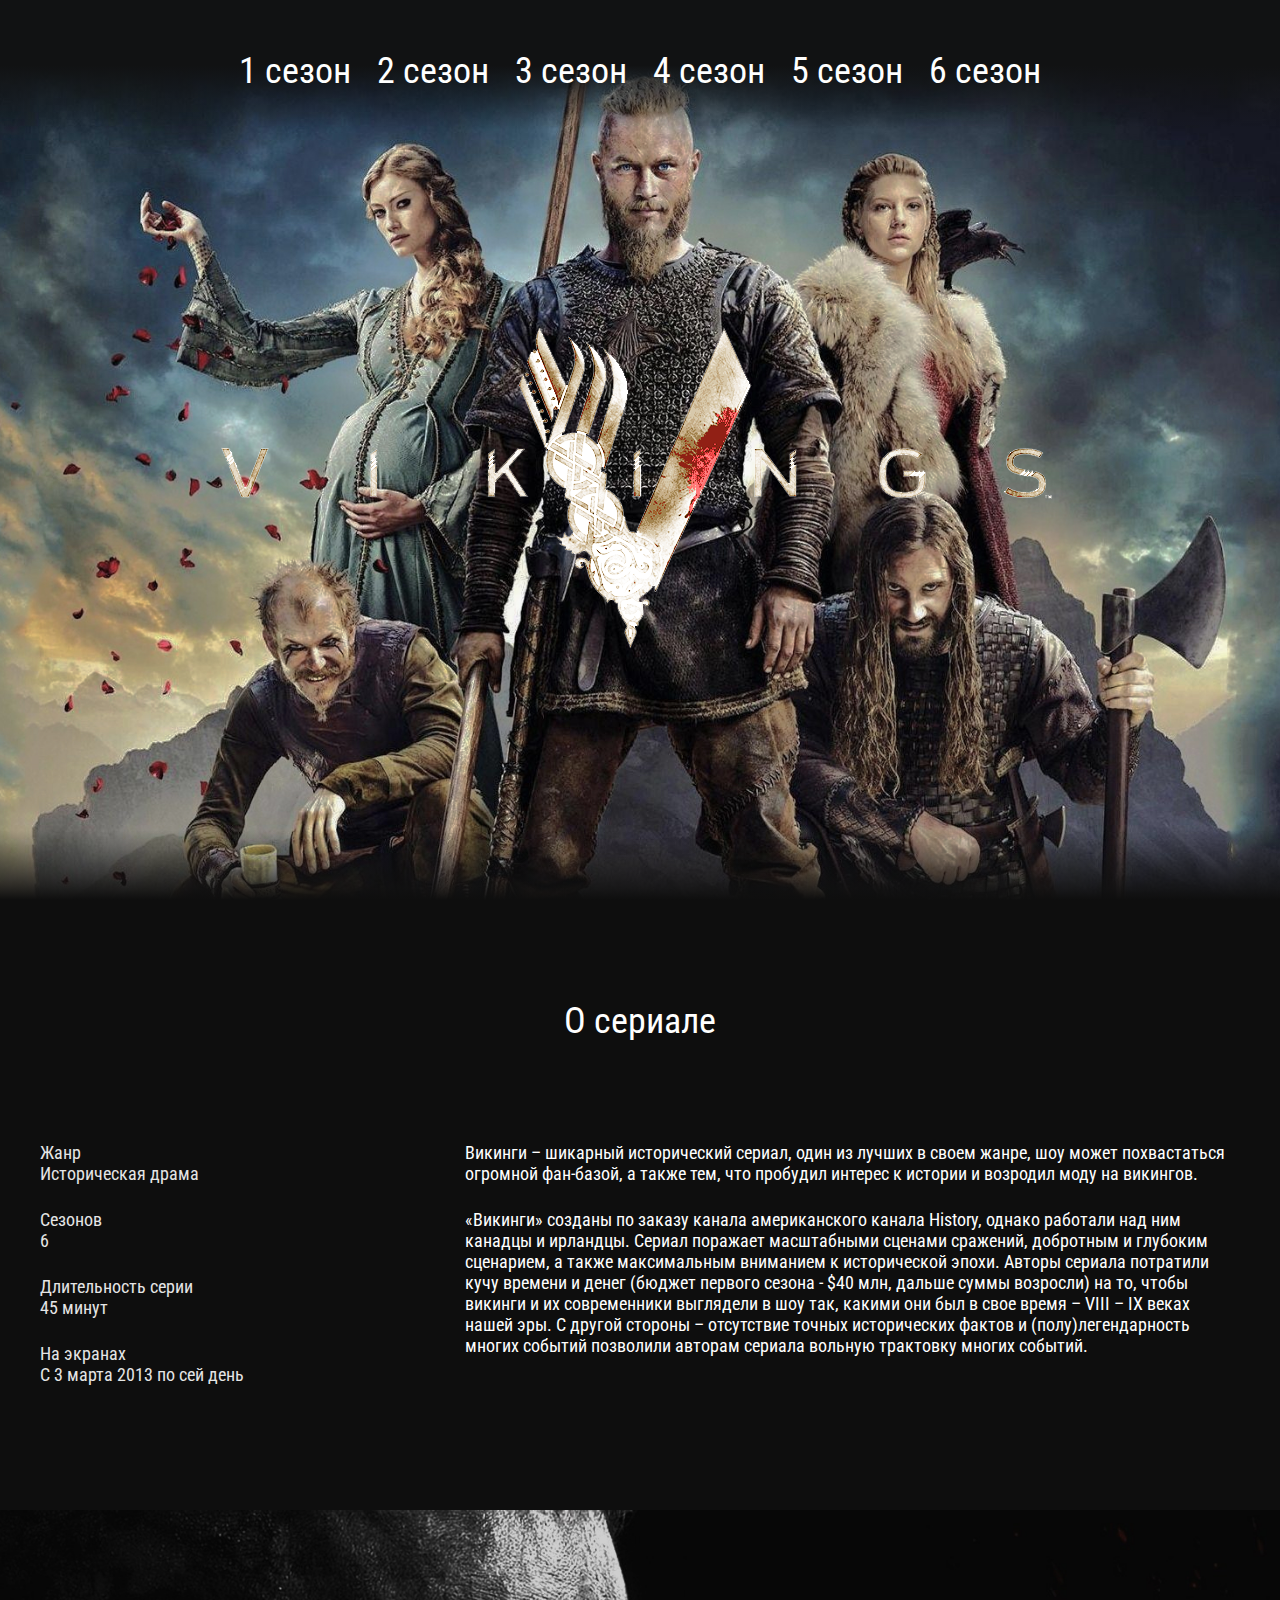
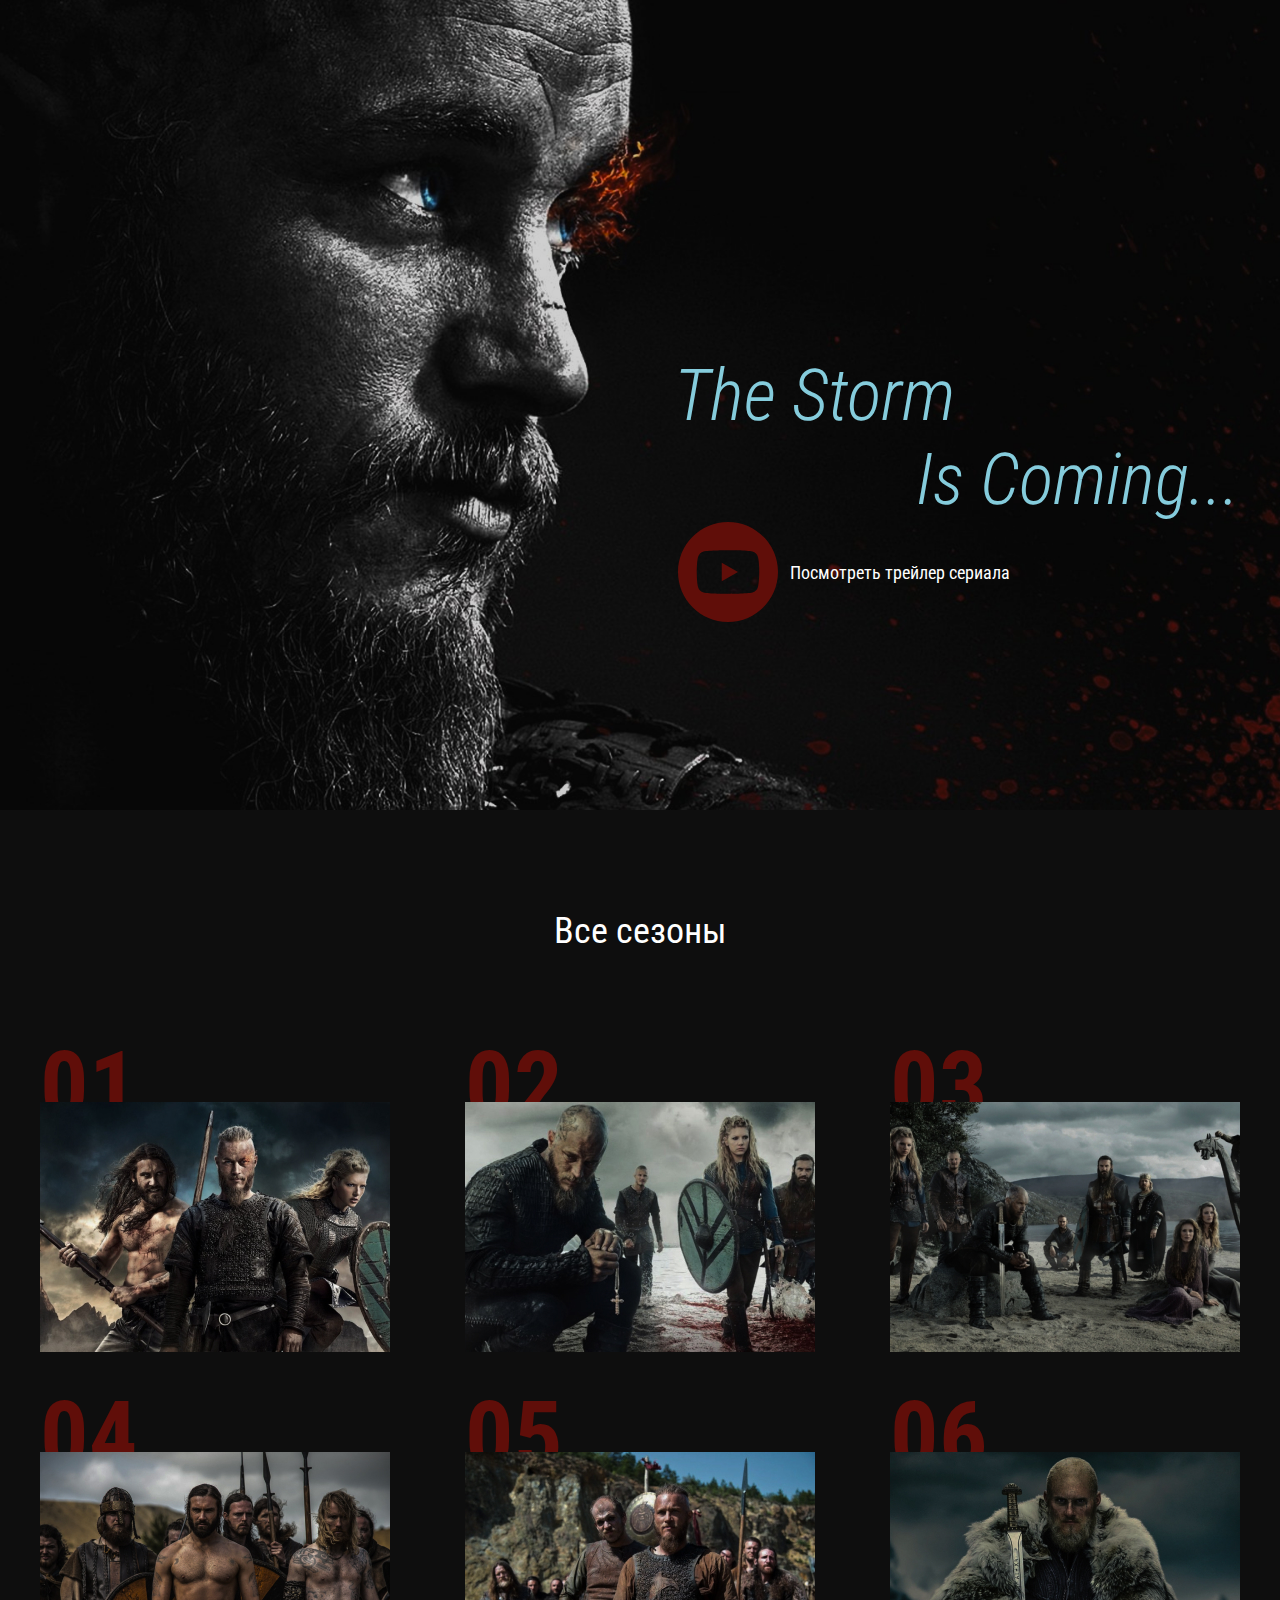
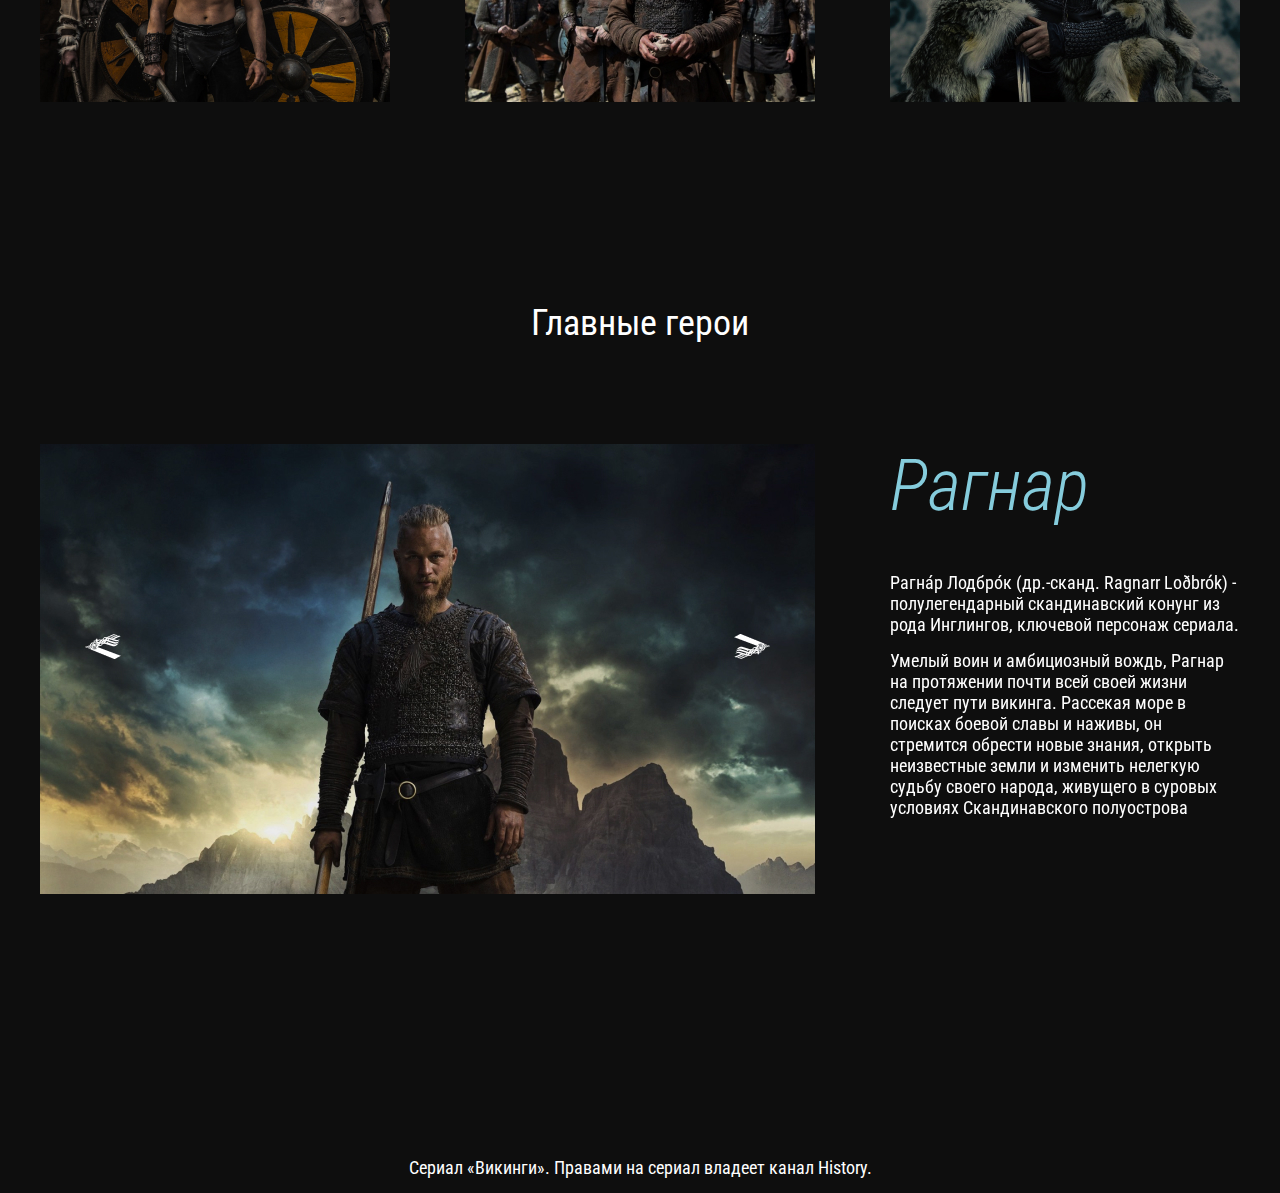
<file: index.html>
<!DOCTYPE html>
<html lang="ru">

<head>
  <meta charset="UTF-8">
  <meta name="viewport" content="width=device-width, initial-scale=1.0">
  <meta http-equiv="X-UA-Compatible" content="ie=edge">
  <title>Document</title>
  <link href="https://fonts.googleapis.com/css2?family=Roboto+Condensed:ital,wght@0,400;0,700;1,300&display=swap"
    rel="stylesheet">
  <link rel="stylesheet" href="css/reset.css">
  <link rel="stylesheet" href="css/slick.css">
  <link rel="stylesheet" href="css/jquery.fancybox.css">
  <link rel="stylesheet" href="css/style.css">
</head>

<body>

  <header class="header">
    <nav class="menu">
      <ul class="menu__list">
        <li class="menu__list-item">
          <a class="menu__list-link" href="season-1.html">1 сезон</a>
        </li>
        <li class="menu__list-item">
          <a class="menu__list-link" href="#">2 сезон</a>
        </li>
        <li class="menu__list-item">
          <a class="menu__list-link" href="#">3 сезон</a>
        </li>
        <li class="menu__list-item">
          <a class="menu__list-link" href="#">4 сезон</a>
        </li>
        <li class="menu__list-item">
          <a class="menu__list-link" href="#">5 сезон</a>
        </li>
        <li class="menu__list-item">
          <a class="menu__list-link" href="#">6 сезон</a>
        </li>
      </ul>
    </nav>
    <div class="logo">
      <img class="logo_img" src="images/logo.png" alt="Логотип">
    </div>
  </header>

  <section class="about section-page">
    <div class="container">
      <h3 class="title">
        О сериале
      </h3>
      <div class="about__inner">
        <ul class="about__info">
          <li class="about__info-item">
            Жанр
            <span>Историческая драма</span>
          </li>
          <li class="about__info-item">
            Сезонов
            <span>6</span>
          </li>
          <li class="about__info-item">
            Длительность серии
            <span>45 минут</span>
          </li>
          <li class="about__info-item">
            На экранах
            <span>С 3 марта 2013 по сей день</span>
          </li>
        </ul>
        <div class="about__text">
          <p>
            Викинги – шикарный исторический сериал, один из лучших в своем жанре, шоу может похвастаться огромной
            фан-базой, а также тем, что пробудил интерес к истории и возродил моду на викингов.
          </p>
          <p>
            «Викинги» созданы по заказу канала американского канала History, однако работали над ним канадцы и ирландцы.
            Сериал поражает масштабными сценами сражений, добротным и глубоким сценарием, а также максимальным вниманием
            к исторической эпохи. Авторы сериала потратили кучу времени и денег (бюджет первого сезона - $40 млн, дальше
            суммы возросли) на то, чтобы викинги и их современники выглядели в шоу так, какими они был в свое время –
            VIII – IX веках нашей эры. С другой стороны – отсутствие точных исторических фактов и (полу)легендарность
            многих событий позволили авторам сериала вольную трактовку многих событий.
          </p>
        </div>
      </div>
    </div>
  </section>

  <section class="video">
    <div class="container">
      <h3 class="video__text">
        <span>The Storm</span>
        Is Coming...
      </h3>
      <a class="video__btn" data-fancybox href="https://www.youtube.com/watch?v=NBb16wT5MEs">Посмотреть трейлер
        сериала</a>
    </div>
  </section>

  <section class="seasons section-page">
    <div class="container">
      <h3 class="title">
        Все сезоны
      </h3>
      <ol class="seasons__inner">
        <li class="seasons__item" style="background-image: url('images/seasons-image-1.jpg');">
          <a class="seasons__link" href="season-1.html">Смотреть</a>
        </li>

        <li class="seasons__item" style="background-image: url('images/seasons-image-2.jpg');">
          <a class="seasons__link" href="#">Смотреть</a>
        </li>

        <li class="seasons__item" style="background-image: url('images/seasons-image-3.jpg');">
          <a class="seasons__link" href="#">Смотреть</a>
        </li>

        <li class="seasons__item" style="background-image: url('images/seasons-image-4.jpg');">
          <a class="seasons__link" href="#">Смотреть</a>
        </li>

        <li class="seasons__item" style="background-image: url('images/seasons-image-5.jpg');">
          <a class="seasons__link" href="#">Смотреть</a>
        </li>

        <li class="seasons__item" style="background-image: url('images/seasons-image-6.jpg');">
          <a class="seasons__link" href="#">Смотреть</a>
        </li>
      </ol>
    </div>
  </section>

  <section class="heroes section-page">
    <div class="container">
      <h3 class="title">Главные герои</h3>
      <div class="heroes__inner">
        <div class="heroes__slider-img">
          <img class="heroes__images" src="images/hero-1.jpg" alt="">
          <img class="heroes__images" src="images/hero-2.jpg" alt="">
          <img class="heroes__images" src="images/hero-3.jpg" alt="">
        </div>
        <div class="heroes__slider-text">
          <div class="heroes__text">
            <h4 class="heroes__name">Рагнар</h4>
            <p>
              Рагна́р Лодбро́к (др.-сканд. Ragnarr Loðbrók) - полулегендарный скандинавский конунг из рода Инглингов,
              ключевой персонаж сериала.
            </p>
            <p>
              Умелый воин и амбициозный вождь, Рагнар на протяжении почти всей своей жизни следует пути викинга.
              Рассекая море в поисках боевой славы и наживы, он стремится обрести новые знания, открыть неизвестные
              земли и изменить нелегкую судьбу своего народа, живущего в суровых условиях Скандинавского полуострова
            </p>
          </div>
          <div class="heroes__text">
            <h4 class="heroes__name">Бьёрн</h4>
            <p>
              Бьёрн Железнобо́кий (др.-сканд. Björn Járnsíða, швед. Björn Järnsida) - полулегендарный скандинавский
              конунг, основатель шведской королевской династии Мунсё. В сериале - сын Рагнара Лодброка и Лагерты, брат
              Гиды, единокровный брат Уббе, Хвитсерка, Сигурда и Ивара.
            </p>
            <p>
              Сильный и решительный человек, Бьёрн намерен стать великим воином, лидером и первооткрывателем. Он
              полностью разделяет жажду своего отца к приключениям и поддерживает его, регулярно участвуя в
              грабительских набегах викингов. Набравшись опыта в сражениях и мореплавании, возглавляет собственные
              походы. Необыкновенная стойкость и выносливость в бою побуждают отца дать Бьёрну прозвище «Железнобокий»,
              под которым он и входит в историю. Будучи самым старшим из сыновей конунга Рагнара, Бьёрн по праву
              претендует на трон Каттегата.
            </p>
          </div>
          <div class="heroes__text">
            <h4 class="heroes__name">Лагерта</h4>
            <p>
              Лаге́рта (или Хладге́рда, др.-сканд. Hlaðgerðr, лат. Ladgerda, Ladgertha или Lagertha; в сериале также
              носит псевдоним Ингстад) - известная скандинавская воительница, упомянутая в хрониках Саксона
              Грамматика,
              первая жена датского морского конунга Рагнара Лодброка. В сериале Лагерта активно участвует в походах
              викингов, колонизации ими новых земель и междоусобных распрях скандинавских вождей.
            </p>
            <p>
              Эта отважная и независимая женщина способна проявлять железную решимость, когда дело касается ее личного
              достоинства, семьи или власти. Лагерта также известна своим милосердием и благородством.
            </p>
          </div>
        </div>
      </div>
    </div>
  </section>

  <footer class="footer">
    <div class="container">
      <p class="copy">
        Сериал «Викинги». Правами на сериал владеет канал History.
      </p>
    </div>
  </footer>




  <script src="https://ajax.googleapis.com/ajax/libs/jquery/3.4.1/jquery.min.js"></script>
  <script src="js/slick.min.js"></script>
  <script src="js/jquery.fancybox.min.js"></script>
  <script src="js/main.js"></script>
</body>

</html>
</file>
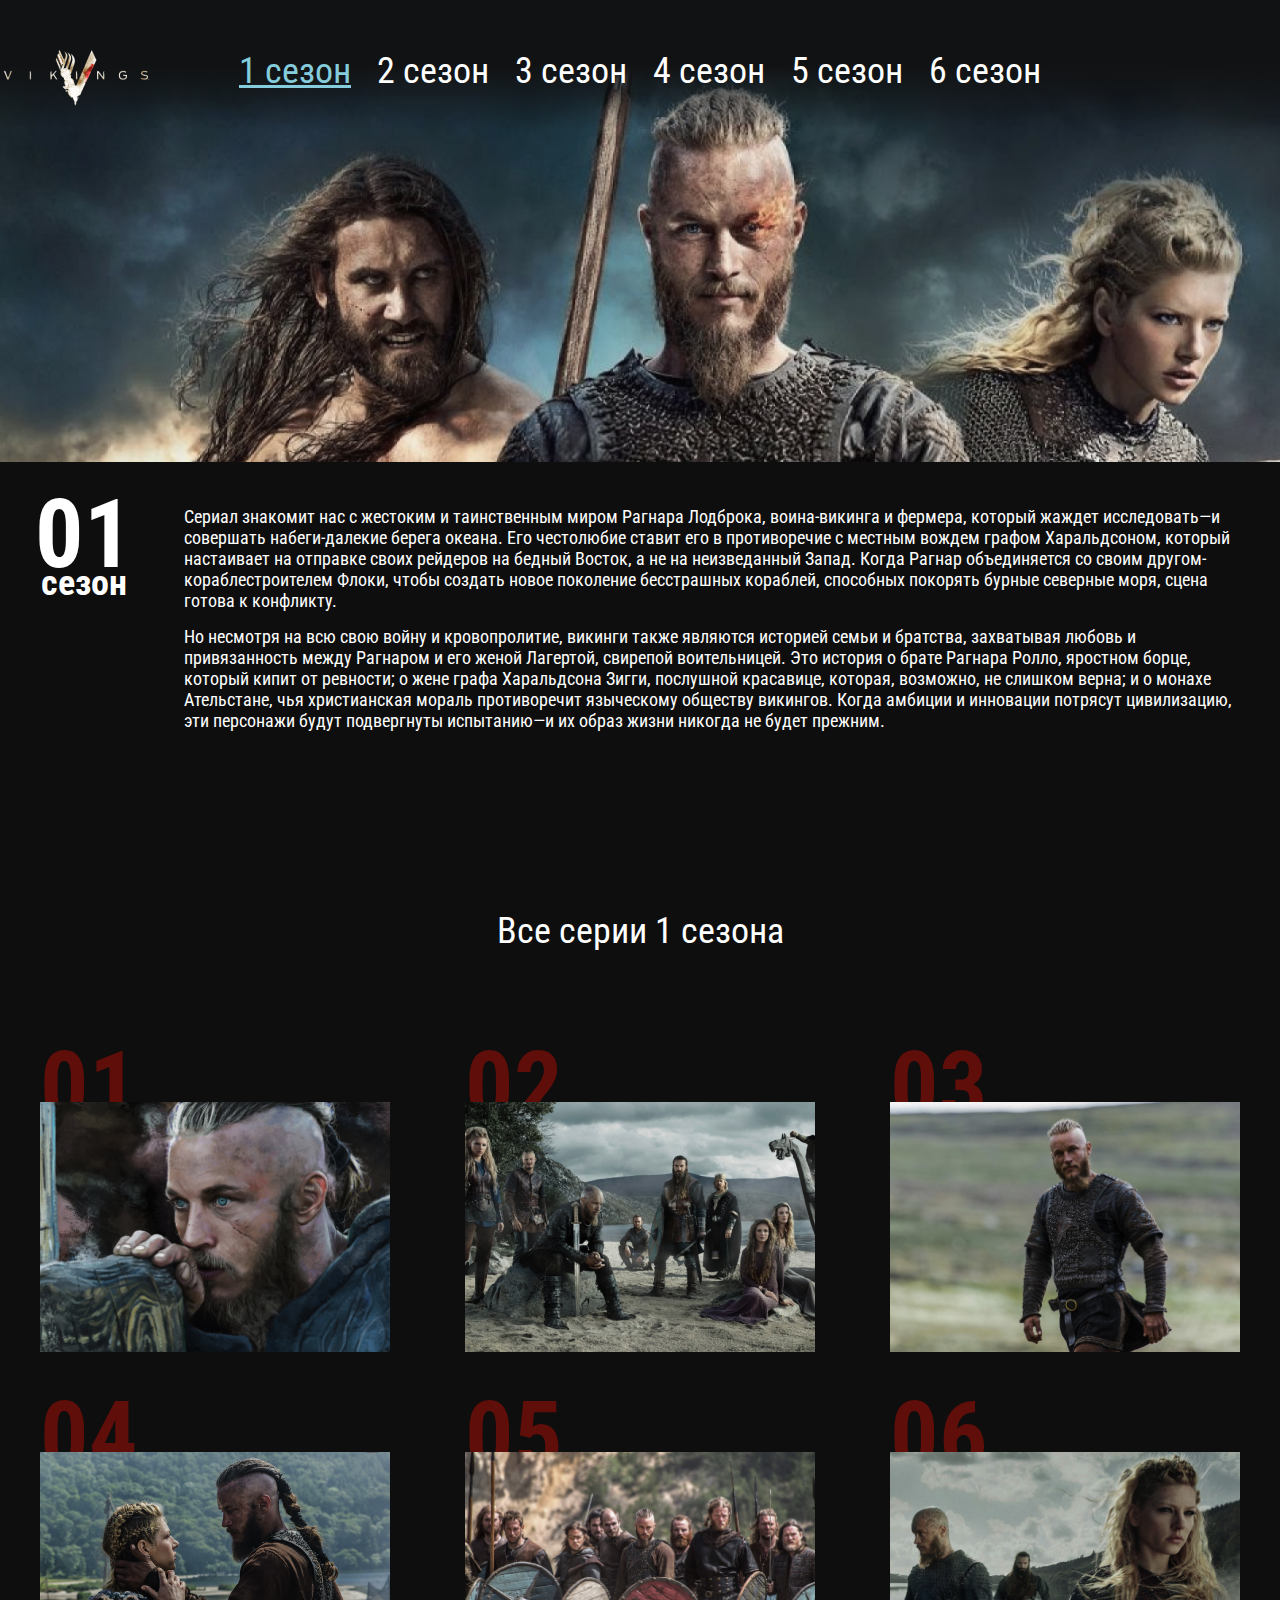
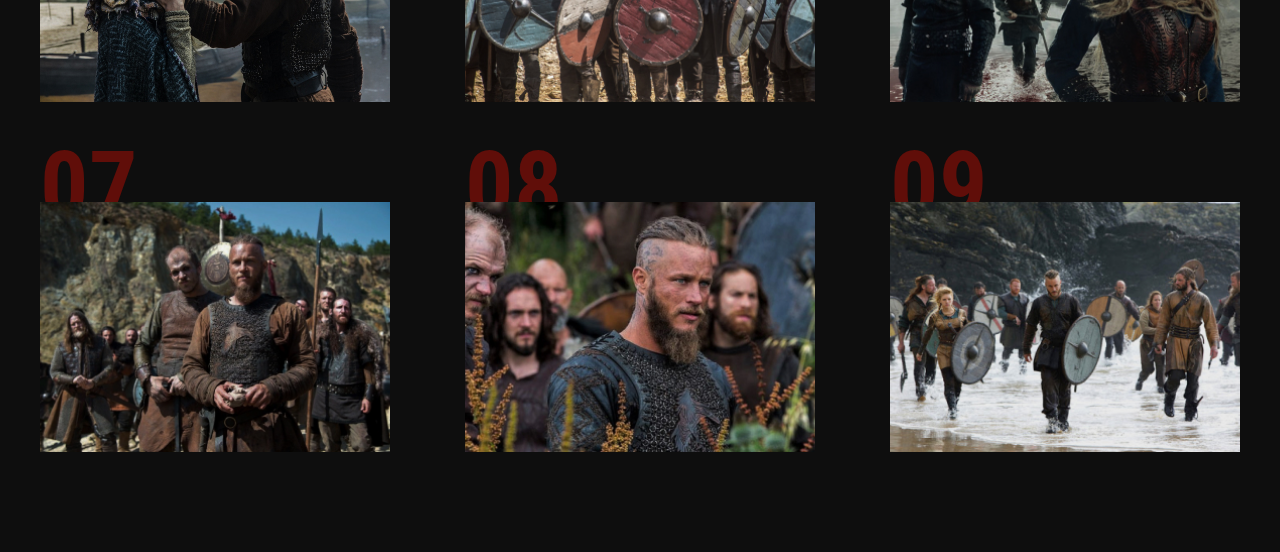
<file: season-1.html>
<!DOCTYPE html>
<html lang="ru">

<head>
  <meta charset="UTF-8">
  <meta name="viewport" content="width=device-width, initial-scale=1.0">
  <meta http-equiv="X-UA-Compatible" content="ie=edge">
  <title>Document</title>
  <link href="https://fonts.googleapis.com/css2?family=Roboto+Condensed:ital,wght@0,400;0,700;1,300&display=swap"
    rel="stylesheet">
  <link rel="stylesheet" href="css/reset.css">
  <link rel="stylesheet" href="css/slick.css">
  <link rel="stylesheet" href="css/jquery.fancybox.css">
  <link rel="stylesheet" href="css/style.css">
</head>

<body>


  <header class="page-header">
    <nav class="menu">
      <div class="menu__container">
        <a class="page-logo" href="index.html">
          <img src="images/page-logo.png" alt="">
        </a>
        <ul class="menu__list">
          <li class="menu__list-item">
            <a class="menu__list-link menu__list-link--active" href="#">1 сезон</a>
          </li>
          <li class="menu__list-item">
            <a class="menu__list-link" href="#">2 сезон</a>
          </li>
          <li class="menu__list-item">
            <a class="menu__list-link" href="#">3 сезон</a>
          </li>
          <li class="menu__list-item">
            <a class="menu__list-link" href="#">4 сезон</a>
          </li>
          <li class="menu__list-item">
            <a class="menu__list-link" href="#">5 сезон</a>
          </li>
          <li class="menu__list-item">
            <a class="menu__list-link" href="#">6 сезон</a>
          </li>
        </ul>
      </div>
    </nav>
    <div class="season-info">
      <div class="season-info__num">
        01
        <span>сезон</span>
      </div>
      <div class="season-info__text">
        <p>
          Сериал знакомит нас с жестоким и таинственным миром Рагнара Лодброка, воина-викинга и фермера, который жаждет
          исследовать—и совершать набеги-далекие берега океана. Его честолюбие ставит его в противоречие с местным
          вождем графом Харальдсоном, который настаивает на отправке своих рейдеров на бедный Восток, а не на
          неизведанный Запад. Когда Рагнар объединяется со своим другом-кораблестроителем Флоки, чтобы создать новое
          поколение бесстрашных кораблей, способных покорять бурные северные моря, сцена готова к конфликту.
        </p>
        <p>
          Но несмотря на всю свою войну и кровопролитие, викинги также являются историей семьи и братства, захватывая
          любовь и привязанность между Рагнаром и его женой Лагертой, свирепой воительницей. Это история о брате Рагнара
          Ролло, яростном борце, который кипит от ревности; о жене графа Харальдсона Зигги, послушной красавице,
          которая, возможно, не слишком верна; и о монахе Ательстане, чья христианская мораль противоречит языческому
          обществу викингов. Когда амбиции и инновации потрясут цивилизацию, эти персонажи будут подвергнуты испытанию—и
          их образ жизни никогда не будет прежним.
        </p>
      </div>

    </div>
  </header>
  <section class="seasons section-page">
    <div class="container">
      <h3 class="title">
        Все серии 1 сезона
      </h3>
      <ol class="seasons__inner">
        <li class="seasons__item" style="background-image: url('images/season-1e1.jpg');">
          <a class="seasons__link" data-fancybox="gallery"
            href="https://www.youtube.com/watch?v=NBb16wT5MEs?autoplay=0">Смотреть</a>
        </li>

        <li class="seasons__item" style="background-image: url('images/season-1e2.jpg');">
          <a class="seasons__link" data-fancybox="gallery"
            href="https://www.youtube.com/watch?v=NBb16wT5MEs?autoplay=0">Смотреть</a>
        </li>

        <li class="seasons__item" style="background-image: url('images/season-1e3.jpg');">
          <a class="seasons__link" data-fancybox="gallery"
            href="https://www.youtube.com/watch?v=NBb16wT5MEs?autoplay=0">Смотреть</a>
        </li>

        <li class="seasons__item" style="background-image: url('images/season-1e4.jpg');">
          <a class="seasons__link" data-fancybox="gallery"
            href="https://www.youtube.com/watch?v=NBb16wT5MEs?autoplay=0">Смотреть</a>
        </li>

        <li class="seasons__item" style="background-image: url('images/season-1e5.jpg');">
          <a class="seasons__link" data-fancybox="gallery"
            href="https://www.youtube.com/watch?v=NBb16wT5MEs?autoplay=0">Смотреть</a>
        </li>

        <li class="seasons__item" style="background-image: url('images/season-1e6.jpg');">
          <a class="seasons__link" data-fancybox="gallery"
            href="https://www.youtube.com/watch?v=NBb16wT5MEs?autoplay=0">Смотреть</a>
        </li>
        <li class="seasons__item" style="background-image: url('images/season-1e7.jpg');">
          <a class="seasons__link" data-fancybox="gallery"
            href="https://www.youtube.com/watch?v=NBb16wT5MEs?autoplay=0">Смотреть</a>
        </li>
        <li class="seasons__item" style="background-image: url('images/season-1e8.jpg');">
          <a class="seasons__link" data-fancybox="gallery"
            href="https://www.youtube.com/watch?v=NBb16wT5MEs?autoplay=0">Смотреть</a>
        </li>
        <li class="seasons__item" style="background-image: url('images/season-1e9.jpg');">
          <a class="seasons__link" data-fancybox="gallery"
            href="https://www.youtube.com/watch?v=NBb16wT5MEs?autoplay=0">Смотреть</a>
        </li>
      </ol>
    </div>
  </section>

  <script src="https://ajax.googleapis.com/ajax/libs/jquery/3.4.1/jquery.min.js"></script>
  <script src="js/jquery.fancybox.min.js"></script>
  <script src="js/main.js"></script>
</body>

</html>
</file>
<file: css/style.css>
* {
  box-sizing: border-box;
}

body {
  background-color: #0e0e0e;
  color: #fff;
  font-family: "Roboto Condensed", sans-serif;
  font-weight: 400;
  font-size: 18px;
  line-height: 21px;
}

a {
  color: inherit;
  text-decoration: none;
}

ul {
  list-style: none;
}

.container {
  max-width: 1220px;
  padding: 0 10px;
  margin: 0 auto;
}

.section-page {
  padding: 100px 0;
}

.title {
  text-align: center;
  margin-bottom: 100px;
  font-size: 36px;
  line-height: 42px;
  font-weight: 400;
}

.header {
  background-image: url("../images/header-bg.jpg");
  height: 100vh;
  background-repeat: no-repeat;
  background-size: cover;
  background-position: center 50px;
  text-align: center;
}

.header::after {
  content: "";
  position: absolute;
  height: 70px;
  bottom: 0;
  left: 0;
  width: 100%;
  background: linear-gradient(
    180deg,
    #0e0e0e 0%,
    rgba(17, 17, 17, 0.850295) 16.53%,
    rgba(32, 31, 33, 0) 100%
  );
  transform: rotate(180deg);
}

.menu {
  padding: 50px 0 58px;
  background: linear-gradient(
    180deg,
    #111213 0%,
    #111213 43.62%,
    rgba(32, 31, 33, 0) 86.33%
  );
}

.menu__list {
  display: flex;
  justify-content: center;
}

.menu__list-item {
  padding: 0 13px;
}

.menu__list-link {
  font-size: 36px;
  line-height: 42px;
}

.menu__list-link:hover,
.menu__list-link--active {
  color: #85ccdc;
  text-decoration: underline;
}

.logo {
  padding-top: 178px;
}

.about__inner {
  display: flex;
}

.about__info {
  width: 375px;
  margin-right: 50px;
  flex: none;
}

.about__info-item {
  margin-bottom: 25px;
  color: #e5e5e5;
}

.about__info-item span {
  display: block;
}

.about__text p {
  margin-bottom: 25px;
}

.video {
  background-image: url("../images/video-bg.jpg");
  height: 100vh;
  background-size: cover;
  background-position: center center;
  background-repeat: no-repeat;
  text-align: right;
}

.video__text {
  font-style: italic;
  font-weight: 300;
  font-size: 72px;
  line-height: 84px;
  color: #85ccdc;
  padding-top: 444px;
  margin-bottom: 40px;
}

.video__text span {
  display: block;
  padding-right: 285px;
}

.video__btn {
  padding-left: 112px;
  position: relative;
  margin-right: 230px;
}

.video__btn::before {
  content: "";
  position: absolute;
  width: 100px;
  height: 100px;
  top: -40px;
  left: 0;
  background-image: url("../images/youtube-btn.svg");
}

.seasons__inner {
  display: grid;
  grid-template-columns: 1fr 1fr 1fr;
  grid-gap: 100px 75px;
  counter-reset: number;
  padding-top: 50px;
}

.seasons__item {
  width: 350px;
  height: 250px;
  background-repeat: no-repeat;
  background-position: center center;
  background-size: cover;
  list-style: none;
  position: relative;
  display: flex;
  justify-content: center;
  align-items: center;
}

.seasons__item:hover .seasons__link {
  opacity: 1;
}

.seasons__item::before {
  content: "0" counter(number);
  counter-increment: number;
  position: absolute;
  font-weight: bold;
  font-size: 96px;
  line-height: 112px;
  color: #600e09;
  left: 0;
  top: -72px;
  z-index: -1;
}

.seasons__item:hover::after {
  content: "";
  position: absolute;
  top: 0;
  left: 0;
  right: 0;
  bottom: 0;
  background: rgba(14, 14, 14, 0.8);
}

.seasons__link {
  font-size: 36px;
  line-height: 42px;
  padding: 12px 78px 11px;
  background-color: #0e0e0e;
  opacity: 0;
  transition: all 0.3s;
  z-index: 2;
}

.heroes__inner {
  display: flex;
  justify-content: space-between;
}

.heroes__slider-img {
  max-width: 775px;
}

.heroes__slider-text {
  max-width: 350px;
}

.slick-btn {
  position: absolute;
  top: 34%;
  transform: translateY(-50%);
  border: none;
  background-color: transparent;
  z-index: 5;
  cursor: pointer;
  outline: none;
}

.slick-prev {
  left: 38px;
}
.slick-next {
  right: 38px;
}

.heroes__name {
  font-style: italic;
  font-weight: 300;
  font-size: 72px;
  line-height: 84px;
  color: #85ccdc;
  margin-bottom: 44px;
}

.heroes__text p {
  margin-bottom: 15px;
}

.copy {
  padding: 14px 0 15px;
  text-align: center;
}

/* start season-1 */

.page-header {
  background-image: url("../images/season-1bg.jpg");
  background-repeat: no-repeat;
  background-position: center center;
  background-size: cover;
  height: 90vh;
  position: relative;
}

.menu__container {
  max-width: 1385px;
  margin: 0 auto;
  position: relative;
}

.page-logo {
  position: absolute;
  left: 0;
}

.season-info {
  position: absolute;
  max-width: 1383px;
  display: flex;
  padding: 44px 47px 64px 35px;
  background-color: #0e0e0e;
  bottom: 0;
  left: 0;
  right: 0;
  margin: 0 auto;
}

.season-info__num {
  font-weight: bold;
  font-size: 96px;
  line-height: 56px;
  text-align: center;
  margin-right: 51px;
}

.season-info__num span {
  display: block;
  font-size: 36px;
  line-height: 42px;
}

.season-info__text p {
  margin-bottom: 15px;
}

/* end season-1 */
</file>
